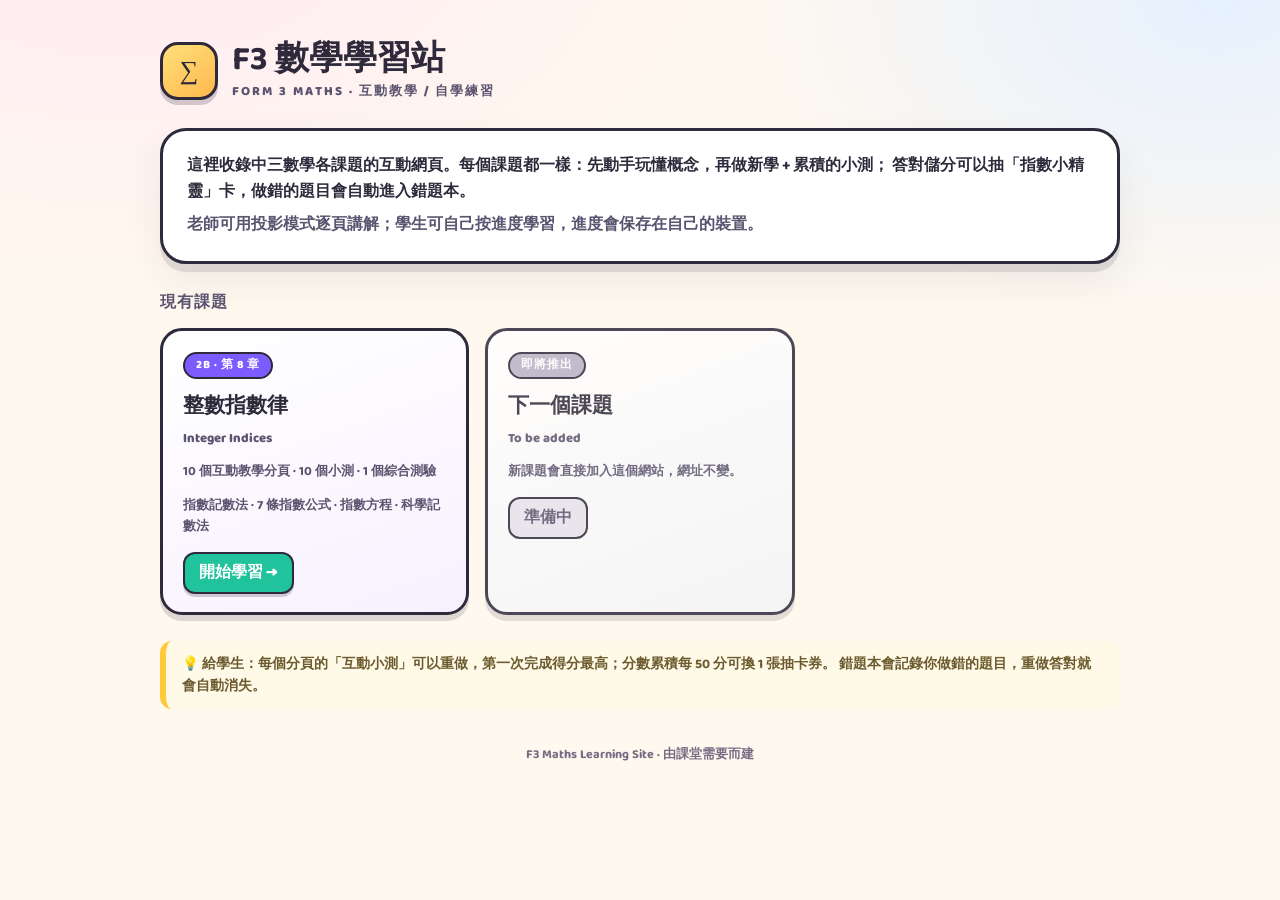
<file: index.html>
<!DOCTYPE html>
<html lang="zh-Hant-HK">
<head>
<meta charset="utf-8">
<meta name="viewport" content="width=device-width, initial-scale=1">
<title>F3 數學學習站</title>
<meta name="description" content="中三數學互動學習站：按章節編排的互動教學、小測、抽卡獎勵與錯題本。">
<link rel="preconnect" href="https://fonts.googleapis.com">
<link rel="preconnect" href="https://fonts.gstatic.com" crossorigin>
<link href="https://fonts.googleapis.com/css2?family=Baloo+2:wght@500;600;700;800&display=swap" rel="stylesheet">
<link rel="stylesheet" href="assets/hub.css">
<link rel="icon" href="data:image/svg+xml,%3Csvg xmlns='http://www.w3.org/2000/svg' viewBox='0 0 100 100'%3E%3Crect width='100' height='100' rx='24' fill='%2320C39B'/%3E%3Ctext x='50' y='70' font-size='52' text-anchor='middle' fill='white' font-family='sans-serif' font-weight='bold'%3E%E2%88%91%3C/text%3E%3C/svg%3E">
</head>
<body>
<div class="wrap">
  <div class="top">
    <div class="logo">∑</div>
    <div>
      <h1>F3 數學學習站</h1>
      <div class="sub">FORM 3 MATHS · 互動教學 / 自學練習</div>
    </div>
  </div>

  <div class="hero">
    <p style="margin:0;font-size:15.5px;color:var(--ink)">
      這裡收錄中三數學各課題的互動網頁。每個課題都一樣：<b>先動手玩懂概念</b>，再做<b>新學 + 累積</b>的小測；
      答對儲分可以抽「指數小精靈」卡，做錯的題目會自動進入錯題本。
    </p>
    <p style="margin-top:8px">老師可用投影模式逐頁講解；學生可自己按進度學習，進度會保存在自己的裝置。</p>
  </div>

  <h2 class="sec">現有課題</h2>
  <div class="grid">
    <a class="tcard" href="2b-ch08/index.html">
      <span class="tag">2B · 第 8 章</span>
      <h3>整數指數律</h3>
      <div class="ch">Integer Indices</div>
      <div class="pts">10 個互動教學分頁 · 10 個小測 · 1 個綜合測驗</div>
      <div class="pts">指數記數法 · 7 條指數公式 · 指數方程 · 科學記數法</div>
      <div class="go">開始學習 →</div>
    </a>

    <div class="tcard soon">
      <span class="tag">即將推出</span>
      <h3>下一個課題</h3>
      <div class="ch">To be added</div>
      <div class="pts">新課題會直接加入這個網站，網址不變。</div>
      <div class="go">準備中</div>
    </div>
  </div>

  <div class="note">
    💡 給學生：每個分頁的「互動小測」可以重做，第一次完成得分最高；分數累積每 50 分可換 1 張抽卡券。
    錯題本會記錄你做錯的題目，重做答對就會自動消失。
  </div>

  <footer>
    F3 Maths Learning Site · 由課堂需要而建
  </footer>
</div>
</body>
</html>
</file>
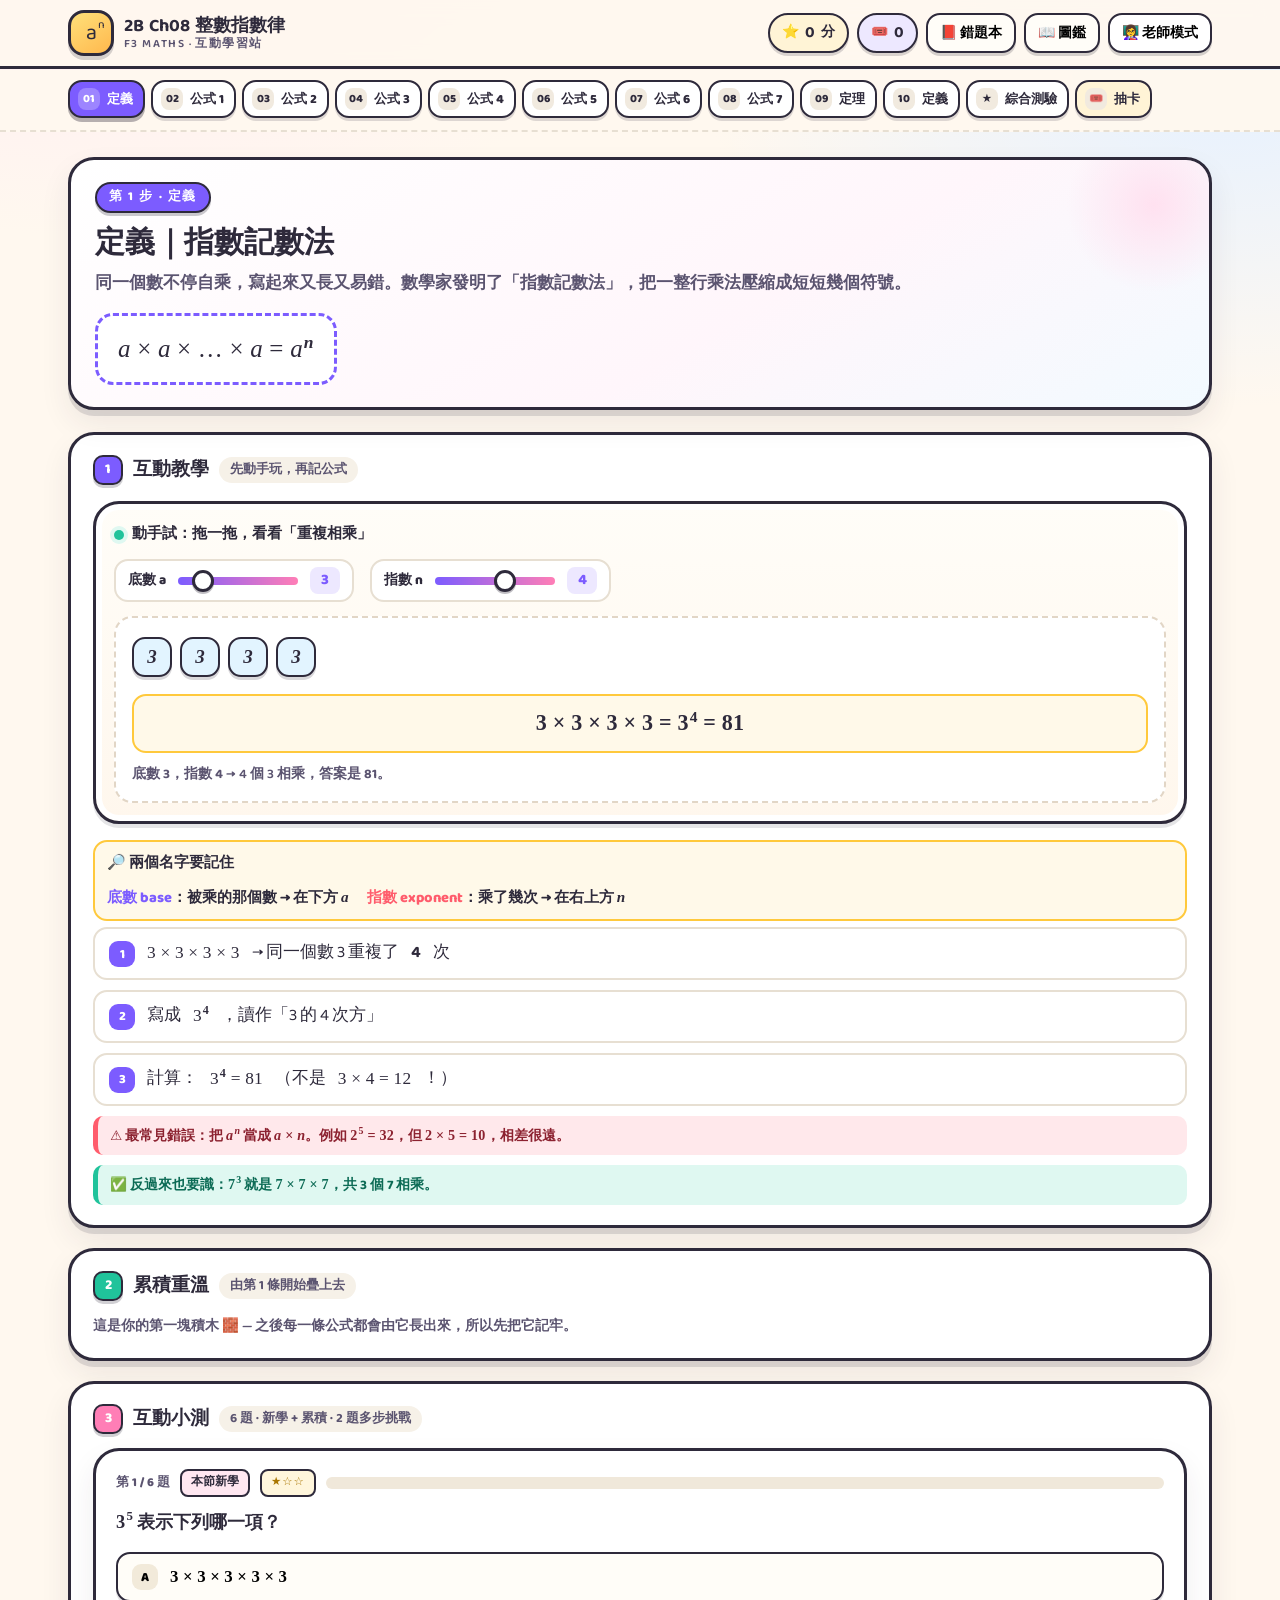
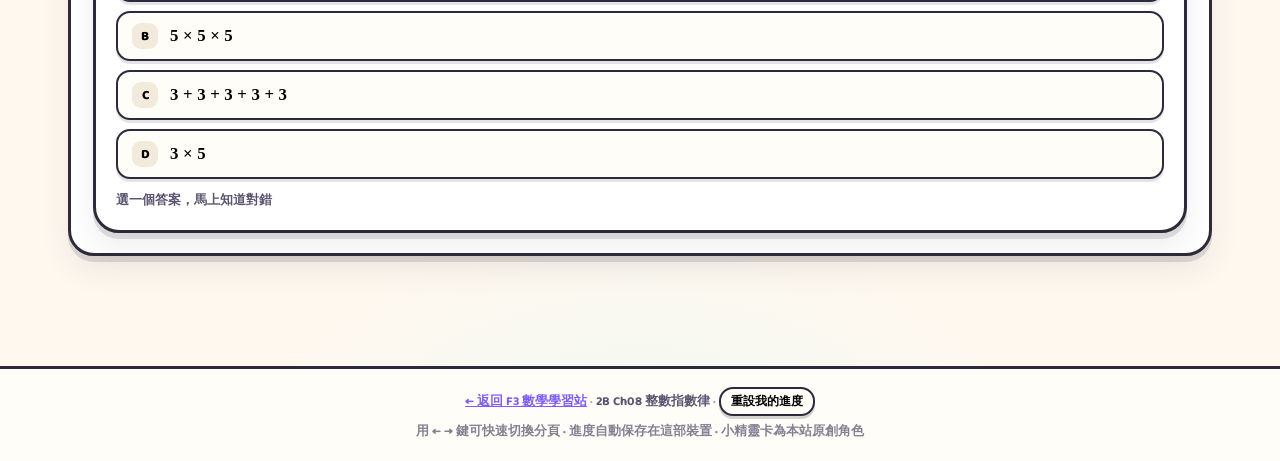
<file: 2b-ch08/index.html>
<!DOCTYPE html>
<html lang="zh-Hant-HK">
<head>
<meta charset="utf-8">
<meta name="viewport" content="width=device-width, initial-scale=1">
<title>2B Ch08 整數指數律｜F3 數學互動學習站</title>
<meta name="description" content="中三數學（2B 第 8 章）整數指數律互動教學：指數記數法、七條指數公式、指數方程、科學記數法。附互動小測、抽卡獎勵與錯題本。">
<link rel="preconnect" href="https://fonts.googleapis.com">
<link rel="preconnect" href="https://fonts.gstatic.com" crossorigin>
<link href="https://fonts.googleapis.com/css2?family=Baloo+2:wght@500;600;700;800&display=swap" rel="stylesheet">
<link rel="stylesheet" href="assets/ch08.css?v=20261103b">
<link rel="icon" href="data:image/svg+xml,%3Csvg xmlns='http://www.w3.org/2000/svg' viewBox='0 0 100 100'%3E%3Crect width='100' height='100' rx='24' fill='%237C5CFF'/%3E%3Ctext x='50' y='68' font-size='54' text-anchor='middle' fill='white' font-family='serif' font-style='italic'%3Ea%3C/text%3E%3Ctext x='74' y='44' font-size='30' text-anchor='middle' fill='%23FFC93C' font-family='serif' font-style='italic'%3En%3C/text%3E%3C/svg%3E">
</head>
<body>

<header class="topbar">
  <div class="topbar-in">
    <div class="brand">
      <div class="logo">a<sup style="font-size:12px">n</sup></div>
      <h1>2B Ch08 整數指數律<small>F3 MATHS · 互動學習站</small></h1>
    </div>
    <div class="hud">
      <span class="pill gold" id="hudPts">⭐ <b>0</b> 分</span>
      <span class="pill violet" id="hudTk">🎟 <b>0</b></span>
      <button class="iconbtn ghost" id="goWrong" title="錯題本">📕<span class="lbl"> 錯題本</span></button>
      <button class="iconbtn ghost" id="goCards" title="圖鑑">📖<span class="lbl"> 圖鑑</span></button>
      <button class="iconbtn" id="modeBtn" title="切換老師／學生模式">👩‍🏫<span class="lbl"> 老師模式</span></button>
    </div>
  </div>
</header>

<nav class="tabbar" aria-label="章節分頁">
  <div class="tabbar-in" id="tabs"></div>
</nav>

<main>
  <div id="panels"></div>
</main>

<footer>
  <div style="margin-bottom:6px">
    <a href="../../index.html">← 返回 F3 數學學習站</a>
    <span style="opacity:.5">·</span>
    2B Ch08 整數指數律
    <span style="opacity:.5">·</span>
    <button class="iconbtn ghost" id="resetBtn" style="font-size:12px;padding:3px 10px">重設我的進度</button>
  </div>
  <div style="opacity:.75">用 ← → 鍵可快速切換分頁 · 進度自動保存在這部裝置 · 小精靈卡為本站原創角色</div>
</footer>

<script src="assets/content-topics-a.js?v=20261103b"></script>
<script src="assets/content-topics-b.js?v=20261103b"></script>
<script src="assets/content-quiz.js?v=20261103b"></script>
<script src="assets/content-cards.js?v=20261103b"></script>
<script src="assets/app-store.js?v=20261103b"></script>
<script src="assets/app-widgets.js?v=20261103b"></script>
<script src="assets/app-quiz.js?v=20261103b"></script>
<script src="assets/app-shell.js?v=20261103b"></script>
</body>
</html>
</file>
<file: assets/hub.css>
:root{
  --cream:#FFF8EF; --ink:#2E2A3B; --ink2:#5B5470;
  --purple:#7C5CFF; --pink:#FF7EB6; --mint:#20C39B; --sun:#FFC93C; --sky:#3FB6FF;
  --font:"Baloo 2","Nunito","PingFang HK","Noto Sans HK","Microsoft JhengHei",system-ui,sans-serif;
}
*{box-sizing:border-box}
body{
  margin:0; font-family:var(--font); color:var(--ink); line-height:1.65;
  background:
    radial-gradient(1000px 600px at 10% -10%, #FFE9F3 0%, transparent 60%),
    radial-gradient(900px 600px at 95% 0%, #E6F1FF 0%, transparent 55%),
    var(--cream);
  min-height:100vh;
}
.wrap{max-width:1000px;margin:0 auto;padding:40px 20px 70px}
.top{display:flex;align-items:center;gap:14px;margin-bottom:26px;flex-wrap:wrap}
.logo{
  width:58px;height:58px;border-radius:18px;display:grid;place-items:center;
  background:linear-gradient(145deg,#FFE07A,#FFB84D);border:3px solid var(--ink);
  box-shadow:0 5px 0 rgba(46,42,59,.22);font-size:26px;font-family:Georgia,serif;font-style:italic;
}
h1{font-size:clamp(24px,4vw,34px);margin:0;line-height:1.2}
.sub{font-size:13px;font-weight:800;letter-spacing:2px;color:var(--ink2)}
.hero{
  border:3px solid var(--ink);border-radius:26px;background:#fff;padding:22px 24px;
  box-shadow:0 8px 0 rgba(46,42,59,.12), 0 18px 40px rgba(46,42,59,.07);margin-bottom:26px;
}
.hero p{margin:6px 0 0;color:var(--ink2);font-weight:600}
h2.sec{font-size:16px;letter-spacing:1px;margin:26px 0 12px;color:var(--ink2)}
.grid{display:grid;grid-template-columns:repeat(auto-fill,minmax(270px,1fr));gap:16px}
.tcard{
  display:block;text-decoration:none;color:inherit;position:relative;overflow:hidden;
  border:3px solid var(--ink);border-radius:22px;background:linear-gradient(160deg,#fff,#F7F1FF);
  padding:20px 20px 18px;box-shadow:0 6px 0 rgba(46,42,59,.16);transition:.16s;
}
.tcard:hover{transform:translateY(-5px) rotate(-.6deg);box-shadow:0 11px 0 rgba(46,42,59,.16)}
.tcard .tag{
  display:inline-block;font-size:11.5px;font-weight:900;letter-spacing:1px;color:#fff;
  background:var(--purple);border:2px solid var(--ink);border-radius:999px;padding:2px 11px;
}
.tcard h3{margin:10px 0 4px;font-size:21px}
.tcard .ch{font-size:13px;font-weight:800;color:var(--ink2)}
.tcard .pts{margin-top:12px;font-size:13px;font-weight:700;color:var(--ink2)}
.tcard .go{
  margin-top:14px;display:inline-flex;align-items:center;gap:8px;font-weight:900;
  background:var(--mint);color:#fff;border:2.5px solid var(--ink);border-radius:12px;
  padding:6px 14px;box-shadow:0 3px 0 rgba(46,42,59,.22);
}
.tcard.soon{background:linear-gradient(160deg,#fff,#F4F4F6);opacity:.85;cursor:default}
.tcard.soon:hover{transform:none;box-shadow:0 6px 0 rgba(46,42,59,.16)}
.tcard.soon .tag{background:#B9B2C6}
.tcard.soon .go{background:#E7E2EC;color:var(--ink2);box-shadow:none}
.note{
  margin-top:26px;border-left:6px solid var(--sun);background:#FFF9E7;border-radius:12px;
  padding:12px 16px;font-size:13.5px;font-weight:700;color:#6B5B2E;
}
footer{text-align:center;font-size:12.5px;color:var(--ink2);font-weight:700;margin-top:36px;opacity:.85}
a{color:var(--purple)}
</file>
<file: 2b-ch08/assets/ch08.css>
/* =========================================================
   2B Ch08 整數指數律  —  可愛互動學習站
   ========================================================= */

:root{
  --cream:#FFF8EF;
  --paper:#FFFFFF;
  --ink:#2E2A3B;
  --ink-2:#5B5470;
  --line:#E7DFD2;

  --purple:#7C5CFF;
  --purple-l:#EDE8FF;
  --pink:#FF7EB6;
  --pink-l:#FFE7F1;
  --mint:#20C39B;
  --mint-l:#DFF8F1;
  --sun:#FFC93C;
  --sun-l:#FFF4D6;
  --sky:#3FB6FF;
  --sky-l:#E2F4FF;
  --peach:#FF8A5B;
  --peach-l:#FFEDE5;
  --red:#FF5C6C;
  --red-l:#FFE8EB;

  --r-lg:26px;
  --r-md:18px;
  --r-sm:12px;
  --sh:0 6px 0 rgba(46,42,59,.14), 0 14px 30px rgba(46,42,59,.08);
  --sh-hard:0 5px 0 var(--ink);
  --font: "Baloo 2","Nunito","PingFang HK","Noto Sans HK","Microsoft JhengHei",system-ui,-apple-system,sans-serif,"Apple Color Emoji","Segoe UI Emoji","Noto Color Emoji";
}

*{box-sizing:border-box}
html{scroll-behavior:smooth}
body{
  margin:0;
  font-family:var(--font);
  color:var(--ink);
  background:
    radial-gradient(1000px 600px at 8% -6%, #FFE9F3 0%, transparent 60%),
    radial-gradient(900px 560px at 96% 4%, #E6F1FF 0%, transparent 58%),
    radial-gradient(800px 700px at 50% 108%, #E9FBF4 0%, transparent 60%),
    var(--cream);
  font-size:16.5px;
  line-height:1.66;
  -webkit-tap-highlight-color:transparent;
}
body.teacher{font-size:17.5px}
img{max-width:100%}
button{font-family:inherit}

/* ---------------- 頂欄 ---------------- */
.topbar{
  position:sticky; top:0; z-index:60;
  background:rgba(255,248,239,.92);
  backdrop-filter:blur(10px);
  border-bottom:3px solid var(--ink);
}
.topbar-in{
  max-width:1180px; margin:0 auto; padding:10px 18px;
  display:flex; align-items:center; gap:14px; flex-wrap:wrap;
}
.brand{display:flex; align-items:center; gap:10px; margin-right:auto; min-width:0}
.brand .logo{
  width:46px;height:46px;border-radius:16px;display:grid;place-items:center;
  background:linear-gradient(145deg,#FFE07A,#FFB84D);
  border:3px solid var(--ink); box-shadow:0 4px 0 rgba(46,42,59,.2);
  font-size:22px; flex:none; line-height:1; overflow:hidden; position:relative;
}
.brand .logo sup{position:absolute; top:6px; right:6px; font-size:11px; line-height:1}
.brand h1{font-size:18px; margin:0; line-height:1.25; letter-spacing:.2px}
.brand h1 small{display:block; font-size:11.5px; font-weight:600; color:var(--ink-2); letter-spacing:1.4px}
.hud{display:flex; align-items:center; gap:8px; flex-wrap:wrap}
.pill{
  display:inline-flex; align-items:center; gap:6px;
  border:2.5px solid var(--ink); background:#fff; border-radius:999px;
  padding:5px 12px; font-weight:700; font-size:14px; white-space:nowrap;
  box-shadow:0 3px 0 rgba(46,42,59,.18);
}
.pill b{font-size:16px}
.pill.gold{background:var(--sun-l)}
.pill.violet{background:var(--purple-l)}
.iconbtn{
  border:2.5px solid var(--ink); background:#fff; border-radius:14px;
  padding:7px 12px; font-weight:800; font-size:14px; cursor:pointer;
  box-shadow:0 3px 0 rgba(46,42,59,.2); transition:.14s;
}
.iconbtn:hover{transform:translateY(-2px); box-shadow:0 5px 0 rgba(46,42,59,.22)}
.iconbtn:active{transform:translateY(2px); box-shadow:0 1px 0 rgba(46,42,59,.2)}
.iconbtn.on{background:var(--mint); color:#fff}
.iconbtn.ghost{background:#FFFDF8}

/* ---------------- 分頁列 ---------------- */
.tabbar{
  position:sticky; top:70px; z-index:55;
  background:rgba(255,248,239,.95); backdrop-filter:blur(8px);
  border-bottom:2px dashed var(--line);
}
.tabbar-in{
  max-width:1180px;margin:0 auto;padding:10px 18px 12px;
  display:flex; gap:6px; flex-wrap:wrap;
}
.tabbar-in::-webkit-scrollbar{height:6px}
.tabbar-in::-webkit-scrollbar-thumb{background:#DFD4C4;border-radius:99px}
.tabchip{
  flex:none; cursor:pointer; border:2.5px solid var(--ink); border-radius:14px;
  background:#fff; padding:6px 10px 6px 8px; font-weight:800; font-size:13px;
  display:flex; align-items:center; gap:7px; color:var(--ink);
  box-shadow:0 3px 0 rgba(46,42,59,.16); transition:.15s;
}
.tabchip .num{
  width:22px;height:22px;border-radius:8px;display:grid;place-items:center;
  background:#F1EADF; font-size:11.5px; font-weight:900; flex:none;
}
.tabchip:hover{transform:translateY(-2px)}
.tabchip[aria-selected="true"]{
  background:var(--purple); color:#fff; border-color:var(--ink);
  box-shadow:0 4px 0 rgba(46,42,59,.35);
}
.tabchip[aria-selected="true"] .num{background:rgba(255,255,255,.25); color:#fff}
.tabchip.done .num{background:var(--mint); color:#fff}
.tabchip .tkn{background:var(--pink);color:#fff;border:2px solid var(--ink);border-radius:999px;
  font-size:10.5px;padding:0 6px;margin-left:3px;line-height:1.6}
.tabchip.special{background:var(--sun-l)}
.tabchip.special[aria-selected="true"]{background:var(--peach); color:#fff}

/* ---------------- 版面 ---------------- */
main{max-width:1180px; margin:0 auto; padding:26px 18px 90px}
.panel{display:none; animation:pop .32s ease both}
.panel.active{display:block}
@keyframes pop{from{opacity:0; transform:translateY(14px)}to{opacity:1;transform:none}}

.hero{
  position:relative; overflow:hidden;
  border:3px solid var(--ink); border-radius:var(--r-lg);
  background:linear-gradient(150deg,#fff, #FFF6FB 60%, #F2FAFF);
  padding:22px 24px; box-shadow:var(--sh); margin-bottom:22px;
}
.hero::after{
  content:""; position:absolute; right:-40px; top:-50px; width:190px;height:190px;
  background:radial-gradient(circle,#FFE1F0,transparent 65%); border-radius:50%;
}
.hero .kicker{
  display:inline-flex; align-items:center; gap:8px; font-size:12.5px; font-weight:900;
  letter-spacing:1.6px; color:#fff; background:var(--purple);
  border:2px solid var(--ink); border-radius:999px; padding:3px 12px;
  box-shadow:0 3px 0 rgba(46,42,59,.25);
}
.hero h2{margin:12px 0 6px; font-size:clamp(22px,3vw,30px); line-height:1.3; position:relative; z-index:1}
.hero p{margin:0; color:var(--ink-2); font-weight:600; position:relative; z-index:1}
.hero .bigformula{
  margin-top:16px; display:inline-block; padding:12px 20px; background:#fff;
  border:3px dashed var(--purple); border-radius:var(--r-md); position:relative; z-index:1;
}

section.block{
  border:3px solid var(--ink); border-radius:var(--r-lg); background:var(--paper);
  padding:20px 22px; margin-bottom:20px; box-shadow:var(--sh);
}
section.block > h3{
  margin:0 0 14px; font-size:18.5px; display:flex; align-items:center; gap:10px; flex-wrap:wrap;
}
.badge{
  display:inline-grid; place-items:center; min-width:30px; height:30px; padding:0 9px;
  border-radius:10px; background:var(--purple); color:#fff; font-size:14px; font-weight:900;
  border:2px solid var(--ink); box-shadow:0 3px 0 rgba(46,42,59,.22);
}
.badge.mint{background:var(--mint)}
.badge.sun{background:var(--sun); color:var(--ink)}
.badge.pink{background:var(--pink)}
.badge.sky{background:var(--sky)}
.sub{font-size:13px; font-weight:700; color:var(--ink-2); background:#F6F1E8;
  border-radius:999px; padding:2px 11px}

/* ---------------- 數學字型 ---------------- */
.m{
  font-family:"Cambria Math","Cambria","Times New Roman",Georgia,serif;
  font-size:1.05em; letter-spacing:.2px; white-space:nowrap;
}
.m i{font-style:italic; font-family:inherit}
.m sup{font-size:.7em; font-weight:700; vertical-align:super; line-height:0; padding-left:1px}
.m sub{font-size:.68em; vertical-align:sub; line-height:0}
.bigformula .m{font-size:clamp(19px,2.4vw,25px)}
.op{color:var(--ink-2); padding:0 .18em}
.frac{
  display:inline-flex; flex-direction:column; vertical-align:middle;
  text-align:center; margin:0 .12em; line-height:1.15;
}
.frac > span:first-child{border-bottom:2px solid currentColor; padding:0 .22em .06em}
.frac > span:last-child{padding:.06em .22em 0}

/* ---------------- 按鈕 ---------------- */
.btn{
  cursor:pointer; border:2.5px solid var(--ink); border-radius:14px;
  background:#fff; color:var(--ink); font-weight:800; font-size:15px;
  padding:9px 18px; box-shadow:0 4px 0 rgba(46,42,59,.22); transition:.13s;
  display:inline-flex; align-items:center; gap:8px;
}
.btn:hover{transform:translateY(-2px); box-shadow:0 6px 0 rgba(46,42,59,.22)}
.btn:active{transform:translateY(2px); box-shadow:0 1px 0 rgba(46,42,59,.22)}
.btn.primary{background:var(--purple); color:#fff; box-shadow:0 4px 0 #4B31B8}
.btn.primary:hover{box-shadow:0 6px 0 #4B31B8}
.btn.primary:active{box-shadow:0 1px 0 #4B31B8}
.btn.mint{background:var(--mint); color:#fff; box-shadow:0 4px 0 #12876B}
.btn.mint:active{box-shadow:0 1px 0 #12876B}
.btn.sun{background:var(--sun); box-shadow:0 4px 0 #C58F00}
.btn.pink{background:var(--pink); color:#fff; box-shadow:0 4px 0 #C4427A}
.btn.small{padding:6px 12px; font-size:13px; border-radius:11px}
.btn:disabled{opacity:.45; cursor:not-allowed; transform:none!important}

/* ---------------- 互動教具 ---------------- */
.widget{
  border:3px solid var(--ink); border-radius:var(--r-lg);
  background:linear-gradient(180deg,#FFFDF8,#FFF7ED);
  padding:18px; box-shadow:inset 0 0 0 6px #fff, 0 4px 0 rgba(46,42,59,.12);
  margin:16px 0;
}
.widget .wtitle{
  font-weight:900; font-size:15px; display:flex; align-items:center; gap:8px; margin-bottom:12px;
}
.widget .wtitle .dot{width:10px;height:10px;border-radius:50%;background:var(--mint); box-shadow:0 0 0 4px var(--mint-l)}
.controls{display:flex; flex-wrap:wrap; gap:16px; margin:6px 0 14px}
.ctrl{display:flex; align-items:center; gap:10px; background:#fff; border:2px solid var(--line);
  border-radius:14px; padding:6px 12px; font-weight:800; font-size:13.5px}
.ctrl input[type=range]{
  -webkit-appearance:none; appearance:none; width:120px; height:8px; border-radius:99px;
  background:linear-gradient(90deg,var(--purple),var(--pink)); outline:none; cursor:pointer;
}
.ctrl input[type=range]::-webkit-slider-thumb{
  -webkit-appearance:none; width:22px;height:22px;border-radius:50%;
  background:#fff; border:3px solid var(--ink); box-shadow:0 2px 0 rgba(46,42,59,.3); cursor:grab;
}
.ctrl input[type=range]::-moz-range-thumb{
  width:18px;height:18px;border-radius:50%;background:#fff;border:3px solid var(--ink);
}
.ctrl output{
  min-width:30px; text-align:center; background:var(--purple-l);
  border-radius:8px; padding:1px 8px; font-size:15px; color:var(--purple);
}
.stage{
  background:#fff; border:2.5px dashed #E2D6C6; border-radius:var(--r-md);
  padding:16px; min-height:96px;
}
.tokrow{display:flex; flex-wrap:wrap; gap:8px; align-items:center; min-height:46px}
.tok{
  width:40px;height:40px;border-radius:13px; display:grid;place-items:center;
  font-family:"Cambria Math",Georgia,serif; font-style:italic; font-size:19px; font-weight:700;
  background:var(--c,#EDE8FF); border:2.5px solid var(--ink);
  box-shadow:0 3px 0 rgba(46,42,59,.18); transition:.25s;
  animation:tokin .3s ease both;
}
@keyframes tokin{from{transform:scale(.2) rotate(-14deg); opacity:0}to{transform:none;opacity:1}}
.tok.cut{opacity:.42; text-decoration:line-through; text-decoration-thickness:2px; transform:scale(.86)}
.tok.b{background:var(--sky-l); --c:var(--sky-l)}
.tok.p{background:var(--pink-l)}
.tok.g{background:var(--mint-l)}
.tok.y{background:var(--sun-l)}
.wline{
  margin-top:14px; font-size:clamp(17px,2vw,21px); font-weight:700; text-align:center;
  background:#FFF9E9; border:2px solid var(--sun); border-radius:14px; padding:9px 12px;
}
.wline .hl{background:#FFF0B8; border-radius:6px; padding:0 4px}
.wnote{font-size:13.5px; color:var(--ink-2); margin-top:10px; font-weight:600}
.warn{
  border-left:5px solid var(--red); background:var(--red-l); border-radius:10px;
  padding:8px 12px; font-size:13.5px; font-weight:700; margin-top:10px; color:#8C2230;
}
.ok{
  border-left:5px solid var(--mint); background:var(--mint-l); border-radius:10px;
  padding:8px 12px; font-size:13.5px; font-weight:700; margin-top:10px; color:#0C6B55;
}

/* 重複括號 / 分數示意 */
.repeatbox{display:flex; flex-wrap:wrap; gap:10px; align-items:center}
.unit{
  border:2.5px solid var(--ink); border-radius:14px; padding:8px 10px; background:#fff;
  box-shadow:0 3px 0 rgba(46,42,59,.15); text-align:center; min-width:58px;
}
.unit .cap{font-size:11px; font-weight:900; color:var(--ink-2); letter-spacing:.6px}
.mulsign{font-size:20px; font-weight:900; color:var(--ink-2)}

/* 表格 */
.mini-table{border-collapse:separate; border-spacing:0; width:100%; max-width:520px; margin:6px auto; font-weight:700}
.mini-table th,.mini-table td{border-bottom:2px dashed #E6DCCB; padding:7px 8px; text-align:center; font-size:15px}
.mini-table th{background:#FFF6E2; font-size:12.5px; letter-spacing:.5px; color:var(--ink-2)}
.mini-table tr:last-child td{border-bottom:none}
.mini-table .now{background:var(--sun-l); border-radius:10px}

/* 步驟 */
.steps{counter-reset:st; display:flex; flex-direction:column; gap:10px; margin:6px 0 0}
.step{
  display:flex; gap:12px; align-items:flex-start; background:#fff;
  border:2px solid var(--line); border-radius:14px; padding:10px 14px;
}
.step::before{
  counter-increment:st; content:counter(st);
  width:26px;height:26px;border-radius:9px;background:var(--purple);color:#fff;
  display:grid;place-items:center;font-weight:900;font-size:13px;flex:none;margin-top:2px;
}
.step.reveal{animation:pop .3s ease both}

/* 累積重溫卡 */
.recap-grid{display:grid; grid-template-columns:repeat(auto-fill,minmax(238px,1fr)); gap:12px}
.reca{
  border:2.5px solid var(--ink); border-radius:var(--r-md); background:#fff;
  padding:12px 14px; box-shadow:0 4px 0 rgba(46,42,59,.14); cursor:pointer;
  transition:.15s; position:relative;
}
.reca:hover{transform:translateY(-3px) rotate(-.5deg); box-shadow:0 7px 0 rgba(46,42,59,.16)}
.reca .n{
  position:absolute; top:-11px; left:12px; background:var(--mint); color:#fff;
  border:2px solid var(--ink); border-radius:8px; font-size:11.5px; font-weight:900; padding:1px 8px;
}
.reca .f{font-size:16px; margin:6px 0 4px}
.reca .e{font-size:12.5px; color:var(--ink-2); font-weight:600}
.reca .more{display:none; margin-top:8px; font-size:13px; border-top:2px dotted var(--line); padding-top:8px; color:var(--ink-2)}
.reca.open .more{display:block}

/* ---------------- 小測 ---------------- */
.quiz{
  border:3px solid var(--ink); border-radius:var(--r-lg); background:#fff;
  padding:18px 20px; box-shadow:var(--sh);
}
.qhead{display:flex; align-items:center; gap:10px; flex-wrap:wrap; margin-bottom:6px}
.qprog{flex:1; height:12px; background:#F0E8DA; border-radius:99px; overflow:hidden; min-width:120px}
.qprog > i{display:block; height:100%; width:0; border-radius:99px;
  background:linear-gradient(90deg,var(--mint),var(--sky)); transition:width .35s}
.qcount{font-size:12.5px; font-weight:900; color:var(--ink-2); white-space:nowrap}
.qtag{font-size:11.5px; font-weight:900; border-radius:8px; padding:2px 9px; border:2px solid var(--ink)}
.qtag.new{background:var(--pink-l)}
.qtag.cum{background:var(--sky-l)}
.qtag.lv{background:#FFF6DC;color:#A97600;letter-spacing:1px}
.qtext{font-size:17.5px; font-weight:800; margin:10px 0 14px; line-height:1.7}
.opts{display:grid; gap:9px}
.opt{
  text-align:left; cursor:pointer; border:2.5px solid var(--ink); background:#FFFDF8;
  border-radius:14px; padding:10px 14px; font-size:16px; font-weight:700;
  display:flex; gap:12px; align-items:center; transition:.13s; box-shadow:0 3px 0 rgba(46,42,59,.13);
}
.opt:hover:not(:disabled){background:#FFF3D9; transform:translateX(3px)}
.opt .k{
  width:26px;height:26px;border-radius:9px;display:grid;place-items:center;flex:none;
  background:#F2EADA; font-weight:900; font-size:13px;
}
.opt.right{background:var(--mint-l); border-color:var(--mint); box-shadow:0 3px 0 #9FE3D2}
.opt.right .k{background:var(--mint); color:#fff}
.opt.wrong{background:var(--red-l); border-color:var(--red); box-shadow:0 3px 0 #FFC4CB}
.opt.wrong .k{background:var(--red); color:#fff}
.opt:disabled{cursor:default}
.fb{
  margin-top:14px; border-radius:16px; padding:13px 16px; border:2.5px solid var(--ink);
  animation:pop .25s ease both; font-weight:600;
}
.fb.good{background:var(--mint-l); box-shadow:0 4px 0 #A9E6D7}
.fb.bad{background:var(--red-l); box-shadow:0 4px 0 #FFC7CE}
.fb .fbhead{font-weight:900; margin-bottom:4px; font-size:15.5px; display:flex; align-items:center; gap:8px; flex-wrap:wrap}
.fb .exp{font-size:14.5px; color:#3C3550}
.qfoot{margin-top:12px; display:flex; gap:10px; align-items:center; flex-wrap:wrap}
.qfoot .hint{font-size:12.5px; color:var(--ink-2); font-weight:700}

.result{
  text-align:center; padding:10px 4px 4px;
}
.result .score{font-size:56px; font-weight:900; line-height:1; color:var(--purple)}
.result .stars{font-size:30px; letter-spacing:6px; margin:8px 0}
.result .msg{font-weight:800; color:var(--ink-2)}
.result .rewards{display:flex; gap:10px; justify-content:center; flex-wrap:wrap; margin:14px 0}

/* 小提示（老師模式） */
.tips{
  display:none; background:var(--sun-l); border:2.5px dashed #E0AE1F; border-radius:16px;
  padding:12px 16px; margin:14px 0; font-size:14px;
}
body.teacher .tips{display:block}
.tips b{color:#8A6200}
.tips ul{margin:6px 0 0; padding-left:20px}
.tips li{margin:3px 0}

/* ---------------- 抽卡 / 圖鑑 ---------------- */
.cardgrid{display:grid; grid-template-columns:repeat(auto-fill,minmax(150px,1fr)); gap:14px}
.pcard{
  position:relative; border:3px solid var(--ink); border-radius:18px; overflow:hidden;
  background:linear-gradient(160deg,#fff,#F7F2FF); padding:12px 10px 10px; text-align:center;
  box-shadow:0 5px 0 rgba(46,42,59,.18); transition:.18s;
}
.pcard:hover{transform:translateY(-4px) rotate(-1deg)}
.pcard .art{width:100%; height:96px; display:grid; place-items:center}
.pcard .art svg{width:96px;height:96px; overflow:visible}
.pcard .nm{font-weight:900; font-size:14px; margin-top:4px}
.pcard .rar{
  position:absolute; top:8px; left:8px; font-size:10.5px; font-weight:900; letter-spacing:.8px;
  padding:1px 7px; border-radius:7px; border:2px solid var(--ink); background:#fff;
}
.pcard .hp{font-size:11px; font-weight:800; color:var(--ink-2); margin-top:2px}
.pcard .sk{font-size:11.5px; font-weight:700; color:var(--ink-2); margin-top:5px; line-height:1.35;
  min-height:32px; font-family:var(--font)}
.pcard.locked{filter:grayscale(1) opacity(.45)}
.pcard.locked .nm{color:#8B8496}

.pcard.r-N{background:linear-gradient(160deg,#fff,#F1F2F6)}
.pcard.r-R{background:linear-gradient(160deg,#fff,#E6F3FF)}
.pcard.r-SR{background:linear-gradient(160deg,#fff,#F3E9FF); border-color:#6A3FD1}
.pcard.r-SSR{
  background:linear-gradient(150deg,#FFF6D8,#FFE8F2 40%,#E9F1FF 75%,#E9FFF7);
  border-color:#B8860B; box-shadow:0 5px 0 #C9A227, 0 0 22px rgba(255,200,60,.55);
}
.pcard.r-SSR::after{
  content:""; position:absolute; inset:0; pointer-events:none;
  background:linear-gradient(115deg,transparent 35%,rgba(255,255,255,.85) 48%,transparent 60%);
  transform:translateX(-120%); animation:holo 3.6s ease-in-out infinite;
}
@keyframes holo{0%,60%{transform:translateX(-120%)}100%{transform:translateX(120%)}}
.pcard .count{
  position:absolute; top:8px; right:8px; background:var(--ink); color:#fff; font-size:10.5px;
  font-weight:900; border-radius:99px; padding:1px 7px;
}

/* 抽卡機 */
.gacha{
  border:3px solid var(--ink); border-radius:var(--r-lg); padding:20px; text-align:center;
  background:radial-gradient(circle at 50% 0%, #FFF3C4, #FFF 65%); box-shadow:var(--sh);
}
.flipwrap{perspective:1100px; width:230px; height:320px; margin:14px auto; cursor:pointer}
.flipcard{position:relative; width:100%; height:100%; transform-style:preserve-3d; transition:transform .8s cubic-bezier(.2,.8,.2,1)}
.flipcard.flipped{transform:rotateY(180deg)}
.face{
  position:absolute; inset:0; backface-visibility:hidden; border-radius:20px;
  border:3px solid var(--ink); display:flex; flex-direction:column; align-items:center; justify-content:center;
  overflow:hidden;
}
.face.back{
  background:repeating-linear-gradient(45deg,#7C5CFF,#7C5CFF 12px,#6B4AEE 12px,#6B4AEE 24px);
  color:#fff; box-shadow:0 8px 0 rgba(46,42,59,.25);
}
.face.back .qm{font-size:72px; font-weight:900; text-shadow:0 4px 0 rgba(0,0,0,.25)}
.face.back .txt{font-size:12.5px; font-weight:800; letter-spacing:2px; margin-top:6px}
.face.front{transform:rotateY(180deg); background:linear-gradient(160deg,#fff,#F6F1FF); padding:12px}
.face.front .nm{font-size:20px; font-weight:900; margin-top:8px}
.face.front .art svg{width:148px;height:148px}
.face.front .sk{font-size:12px; font-weight:700; color:var(--ink-2); margin-top:6px; line-height:1.4}
.face.front.r-SSR{background:linear-gradient(150deg,#FFF6D8,#FFE8F2 40%,#E9F1FF 75%,#E9FFF7)}
.face.front.r-SR{background:linear-gradient(160deg,#fff,#F1E7FF)}
.face.front.r-R{background:linear-gradient(160deg,#fff,#E8F4FF)}

/* ---------------- 錯題本 ---------------- */
.wrong-item{
  border:2.5px solid var(--ink); border-radius:var(--r-md); background:#fff;
  padding:13px 16px; box-shadow:0 4px 0 rgba(46,42,59,.13); margin-bottom:12px;
}
.wrong-item .wq{font-weight:800; margin:4px 0 8px}
.wrong-item .mrow{display:flex; gap:14px; flex-wrap:wrap; font-size:13.5px; font-weight:700}
.wrong-item .tagc{background:var(--sky-l); border-radius:7px; padding:1px 8px; font-size:11.5px}
.wrong-item .myans{color:#B3253A; text-decoration:line-through}
.wrong-item .corr{color:#0C7B5F}
.wrong-item .wexp{font-size:13.5px; color:var(--ink-2); margin-top:8px; border-top:2px dotted var(--line); padding-top:8px}
.empty{
  text-align:center; padding:34px 10px; color:var(--ink-2); font-weight:700;
}
.empty .em{font-size:46px; display:block; margin-bottom:8px}

/* ---------------- toast / 彩花 ---------------- */
#toast{
  position:fixed; left:50%; bottom:26px; transform:translate(-50%,26px);
  background:var(--ink); color:#fff; font-weight:800; padding:11px 22px; border-radius:999px;
  opacity:0; pointer-events:none; transition:.28s; z-index:200; box-shadow:0 8px 24px rgba(0,0,0,.25);
  max-width:90vw; text-align:center;
}
#toast.show{opacity:1; transform:translate(-50%,0)}
.confetti{position:fixed; width:10px; height:14px; border-radius:2px; pointer-events:none; z-index:190;
  animation:fall linear forwards}
@keyframes fall{to{transform:translateY(105vh) rotate(640deg); opacity:.2}}

/* ---------------- footer ---------------- */
footer{
  border-top:3px solid var(--ink); background:#FFFDF7; padding:18px;
  text-align:center; font-size:12.5px; color:var(--ink-2); font-weight:700;
}
footer a{color:var(--purple)}

/* ---------------- 響應式 ---------------- */
@media (max-width:760px){
  #modeBtn .lbl{display:none}
  .iconbtn{padding:6px 9px; font-size:12.5px}
  .hud{gap:6px}
  .pill{font-size:12px; padding:3px 8px}
  .topbar-in{padding:8px 12px; gap:8px}
  .brand h1{font-size:15px}
  .brand .logo{width:38px;height:38px;font-size:18px}
  .pill{font-size:12.5px; padding:3px 9px}
  .pill b{font-size:14px}
  .tabbar{position:static}
  .tabchip.hot{order:-1}
  .tabbar-in{padding:8px 12px; flex-wrap:nowrap; overflow-x:auto}
  main{padding:16px 12px 70px}
  section.block{padding:15px 14px}
  .hero{padding:16px 15px}
  .widget{padding:13px}
  .ctrl input[type=range]{width:86px}
  .tok{width:34px;height:34px;font-size:16px}
  .opts{gap:8px}
  .opt{font-size:14.5px; padding:9px 11px}
  .qtext{font-size:16px}
  .flipwrap{width:180px;height:250px}
}
@media (prefers-reduced-motion:reduce){
  *{animation-duration:.001s!important; transition-duration:.001s!important}
}
</file>
